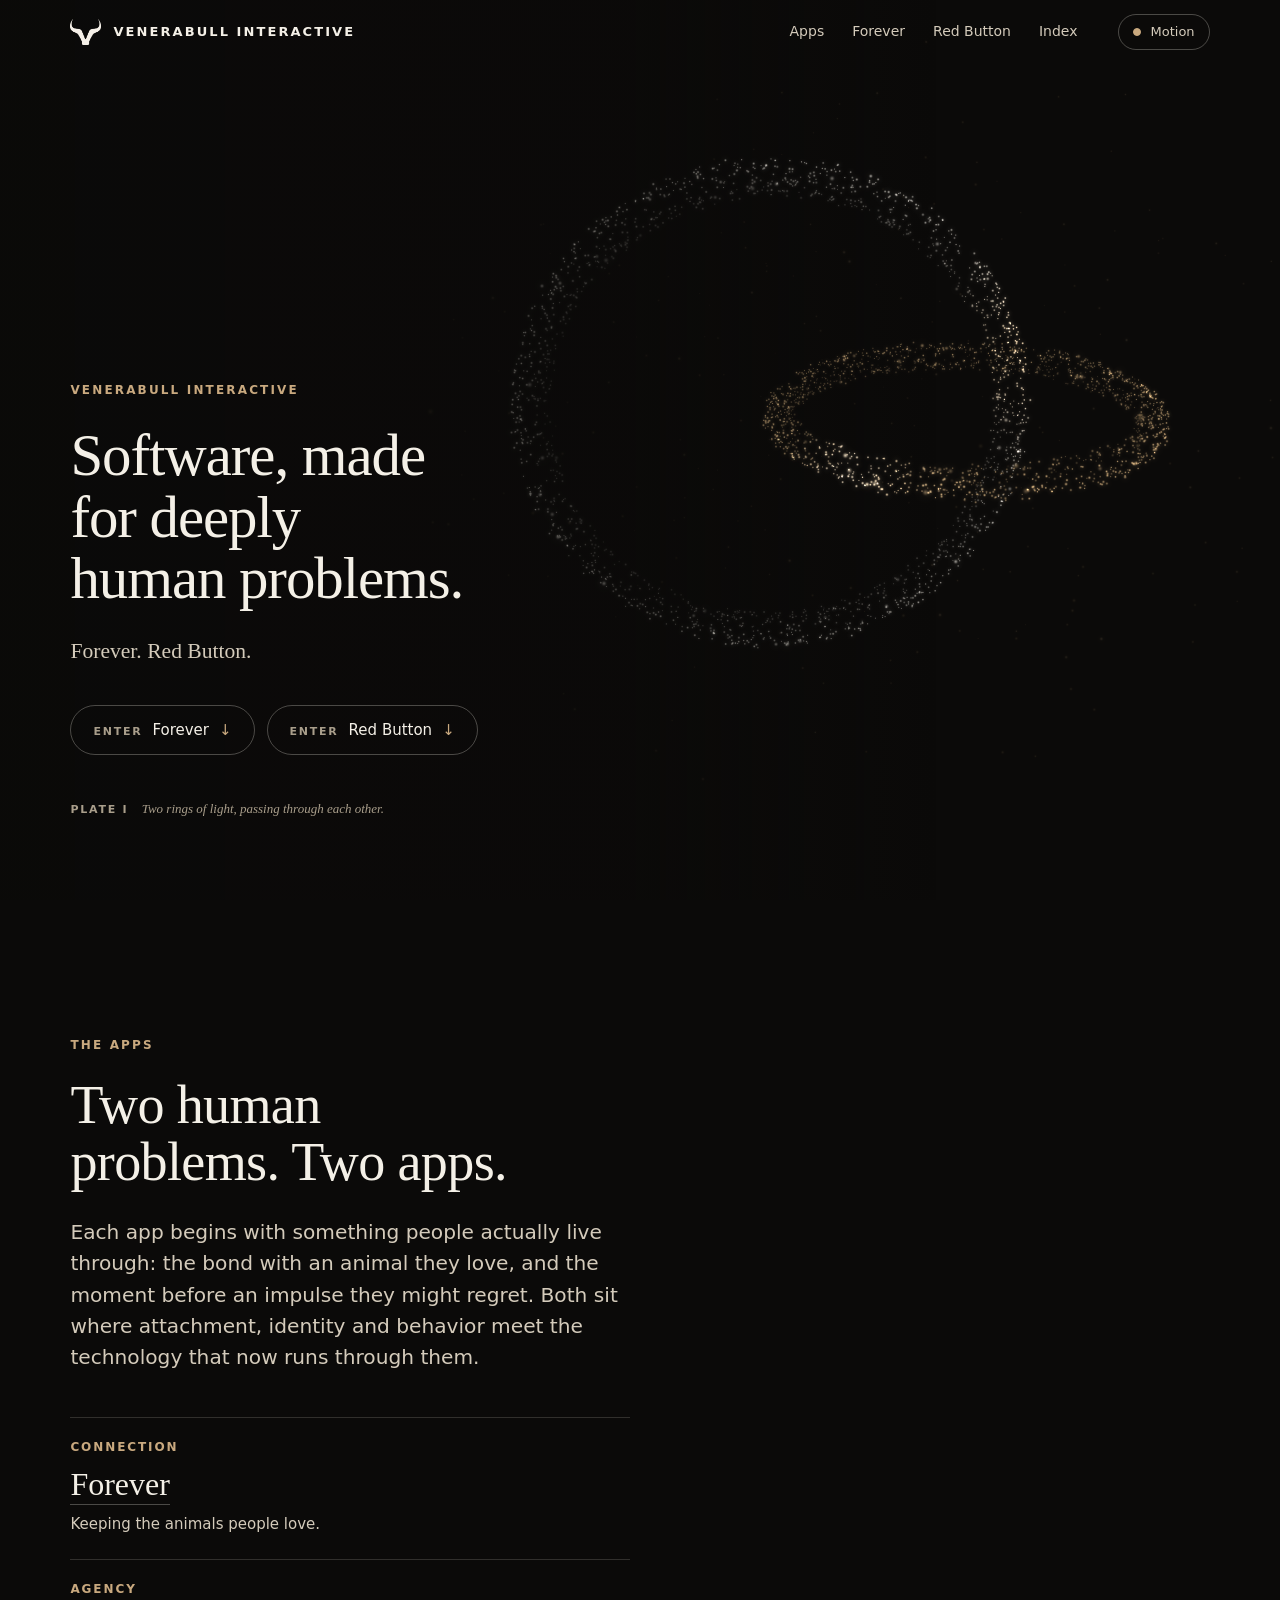
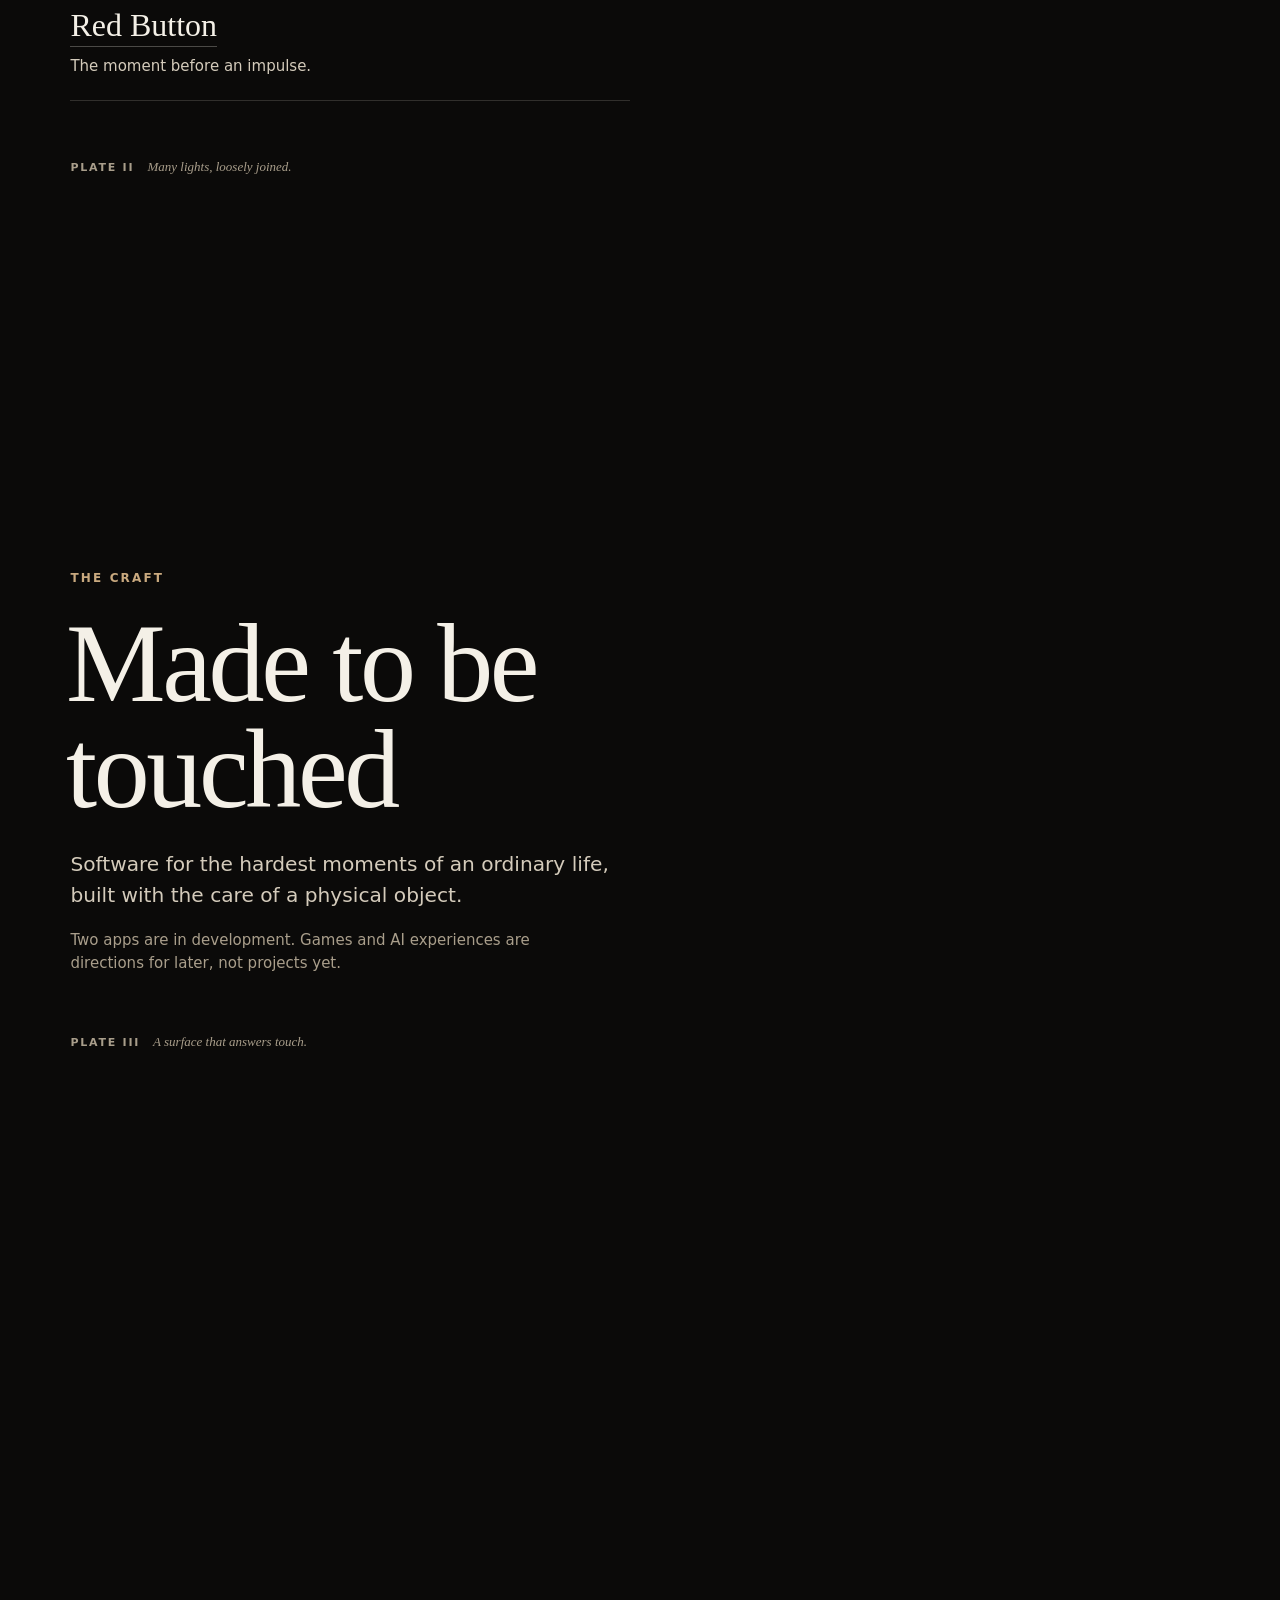
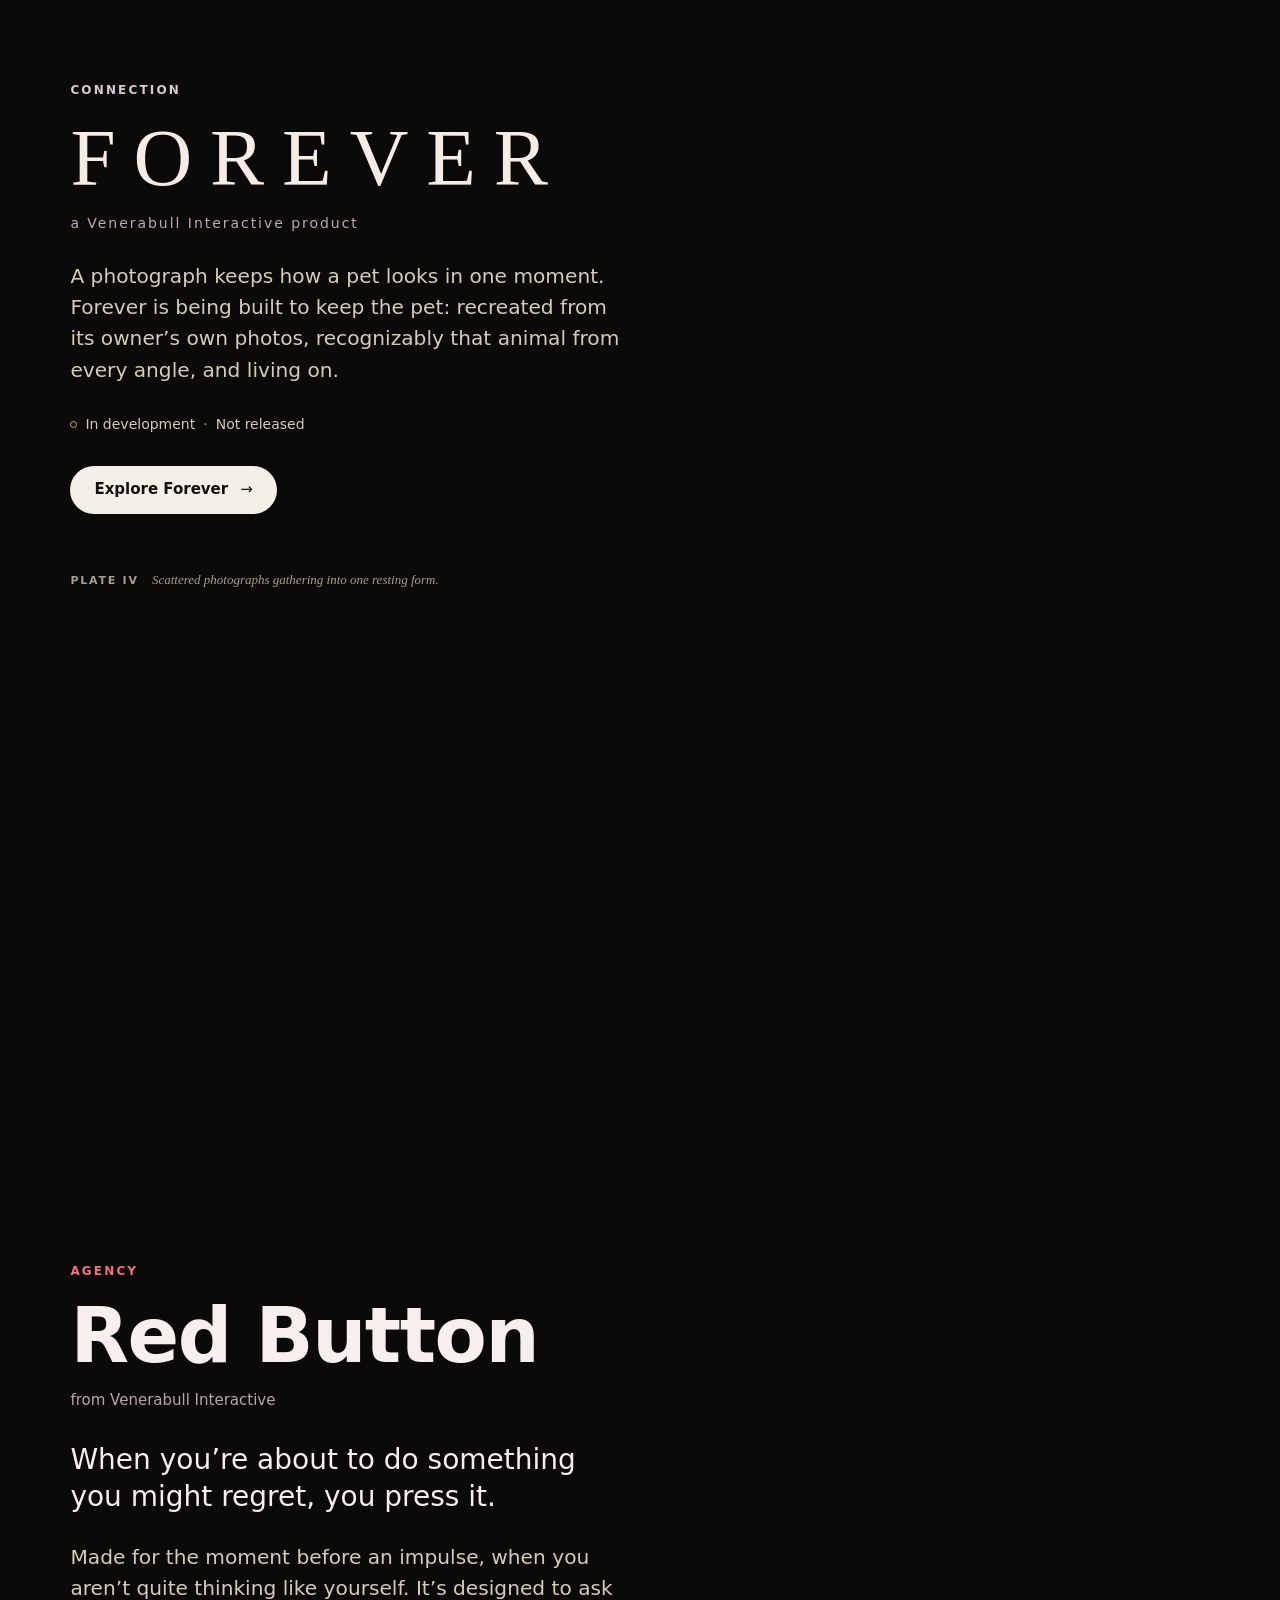
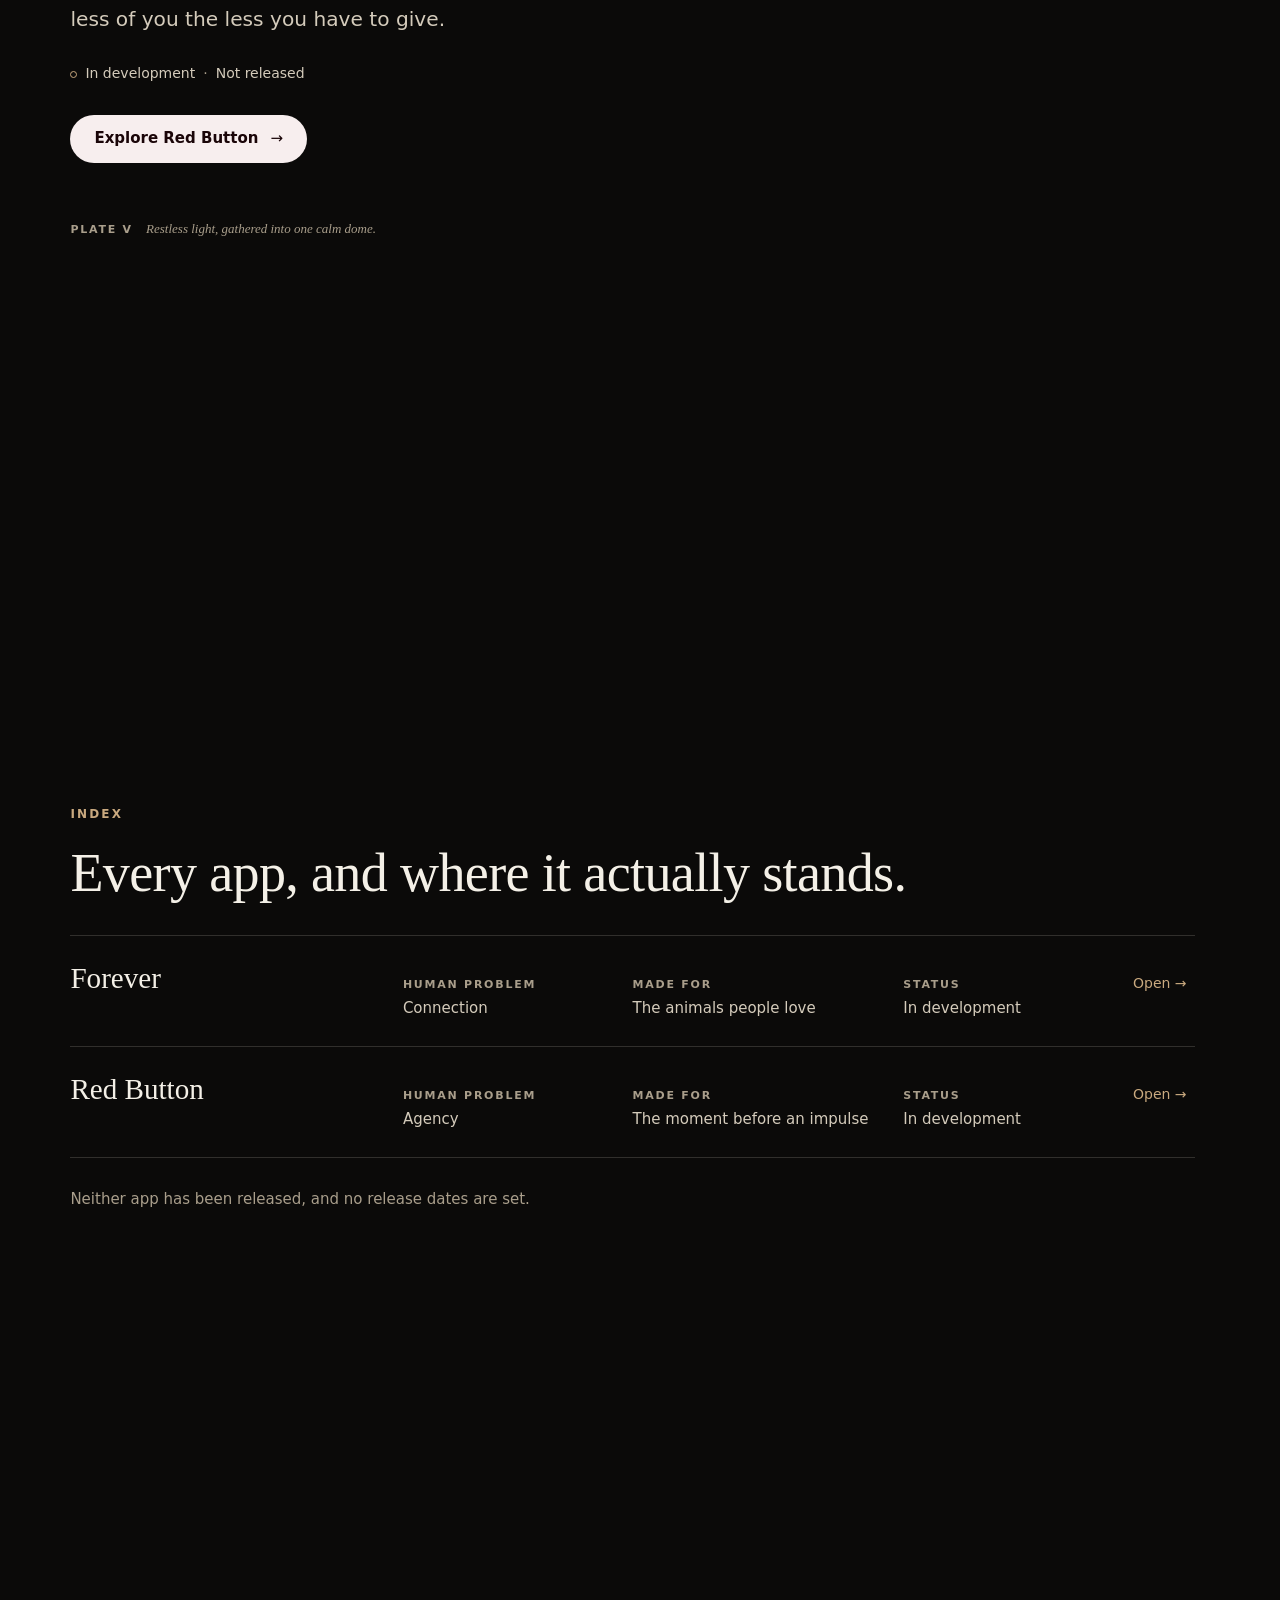
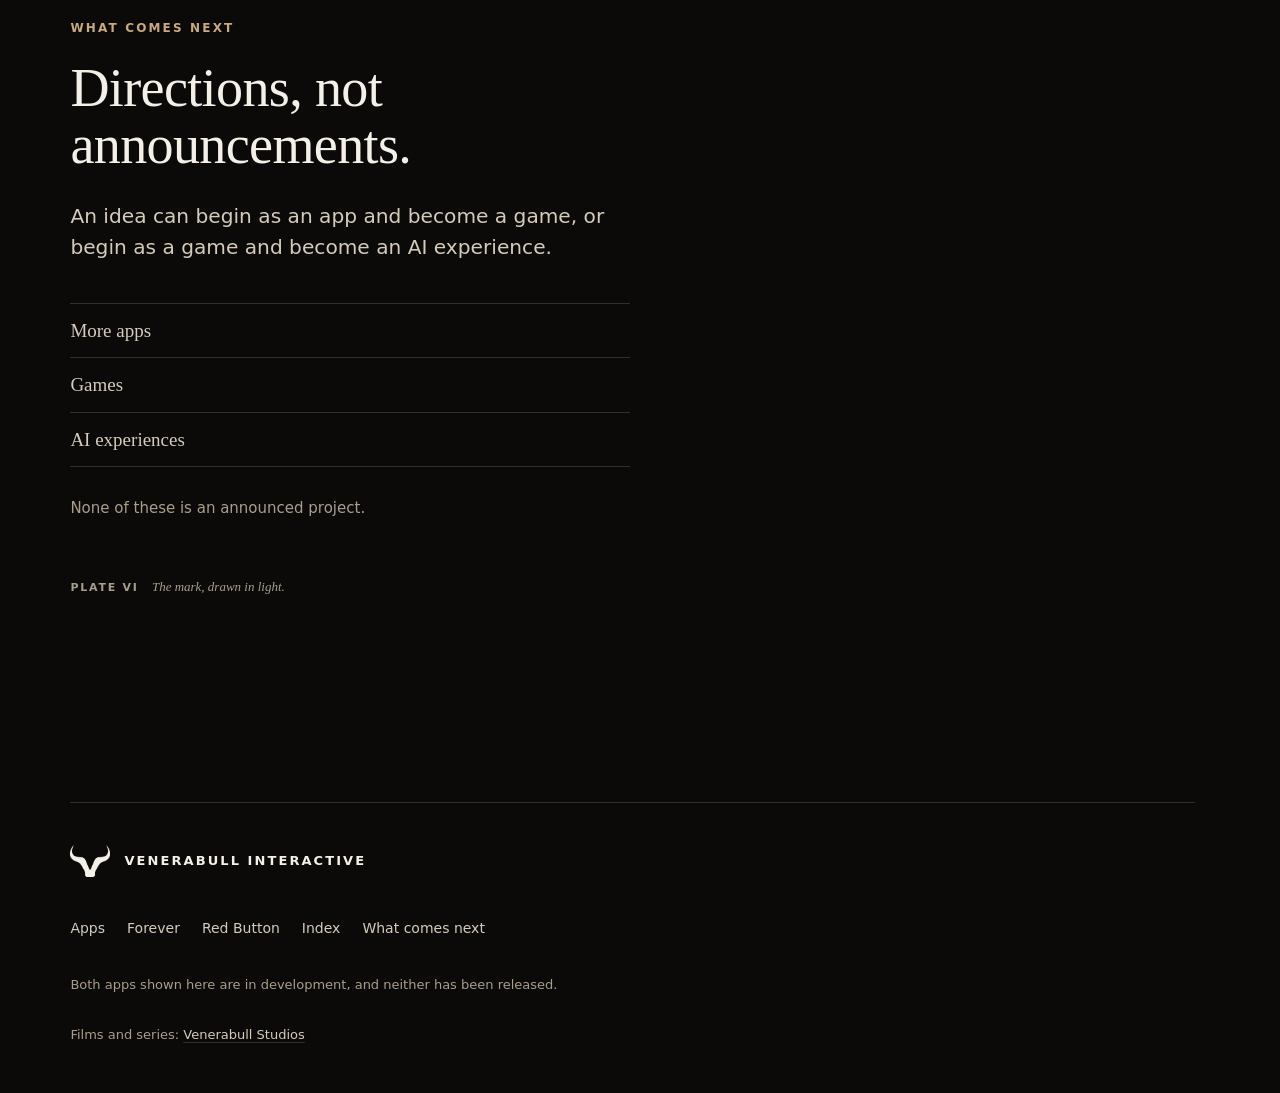
<file: index.html>
<!doctype html>
<html lang="en-US">
<head>
<meta charset="utf-8">
<meta name="viewport" content="width=device-width, initial-scale=1, viewport-fit=cover">
<meta name="color-scheme" content="dark">
<meta http-equiv="Content-Security-Policy" content="default-src 'self'; img-src 'self' data:; style-src 'self'; script-src 'self'; font-src 'none'; connect-src 'none'; media-src 'none'; object-src 'none'; frame-src 'none'; base-uri 'none'; form-action 'none'">
<meta name="description" content="Software, made for deeply human problems. Forever and Red Button, in development.">
<title>Venerabull Interactive</title>
<link rel="canonical" href="https://venerabullinteractive.com/">
<link rel="icon" href="favicon.ico" sizes="16x16 32x32 48x48">
<link rel="icon" type="image/png" sizes="192x192" href="assets/icon-192.png">
<link rel="apple-touch-icon" href="apple-touch-icon.png">
<link rel="stylesheet" href="styles.css">
<script src="js/site.js" defer></script>
<script src="js/stage.js" defer></script>
</head>
<body>
<a class="skip" href="#main">Skip to content</a>

<canvas id="stage" class="stage" aria-hidden="true"></canvas>
<div class="scrim" aria-hidden="true"></div>

<header class="mast" id="mast">
  <a class="brand" href="#top">
    <img class="brand__mark" src="assets/venerabull-mark-cream.png" alt="" width="31" height="25">
    <span class="brand__name">Venerabull Interactive</span>
  </a>
  <button class="menu-btn" id="menu-btn" type="button" aria-expanded="false" aria-controls="primary-nav">Menu</button>
  <nav class="nav" id="primary-nav" aria-label="Primary">
    <ul class="nav__list">
      <li><a class="nav__link" href="#studio" data-nav="studio">Apps</a></li>
      <li><a class="nav__link" href="#forever" data-nav="forever">Forever</a></li>
      <li><a class="nav__link" href="#red-button" data-nav="red-button">Red Button</a></li>
      <li><a class="nav__link" href="#index" data-nav="index">Index</a></li>
    </ul>
  </nav>
  <button class="motion-btn" id="motion-btn" type="button" aria-pressed="true">
    <span class="motion-btn__dot" aria-hidden="true"></span>Motion
  </button>
</header>

<main id="main" tabindex="-1">

  <section class="sec sec--opening" id="top" data-stage="two" aria-labelledby="h-opening">
    <div class="sheet opening">
      <p class="eyebrow">Venerabull Interactive</p>
      <h1 class="display" id="h-opening"><span class="display__l">Software, made</span> <span class="display__l">for deeply</span> <span class="display__l">human problems.</span></h1>
      <p class="opening__works">Forever. Red Button.</p>
      <nav class="doors" aria-label="Enter an app">
        <a class="door" href="#forever"><span class="door__k">Enter</span><span class="door__v">Forever</span><span class="door__a" aria-hidden="true">↓</span></a>
        <a class="door" href="#red-button"><span class="door__k">Enter</span><span class="door__v">Red Button</span><span class="door__a" aria-hidden="true">↓</span></a>
      </nav>
      <p class="plate"><span class="plate__n">Plate I</span> Two rings of light, passing through each other.</p>
    </div>
  </section>

  <section class="sec sec--studio" id="studio" data-stage="many" data-nav-section="studio" aria-labelledby="h-studio">
    <div class="sheet">
      <p class="eyebrow">The apps</p>
      <h2 class="title" id="h-studio">Two human problems. Two&nbsp;apps.</h2>
      <p class="lede">Each app begins with something people actually live through: the bond with an animal they love, and the moment before an impulse they might regret. Both sit where attachment, identity and behavior meet the technology that now runs through them.</p>
      <ol class="triad" aria-label="Two human problems, two apps">
        <li class="triad__item">
          <span class="triad__k">Connection</span>
          <a class="triad__p" href="#forever">Forever</a>
          <span class="triad__s">Keeping the animals people love.</span>
        </li>
        <li class="triad__item">
          <span class="triad__k">Agency</span>
          <a class="triad__p" href="#red-button">Red Button</a>
          <span class="triad__s">The moment before an impulse.</span>
        </li>
      </ol>
      <p class="plate"><span class="plate__n">Plate II</span> Many lights, loosely joined.</p>
    </div>
  </section>

  <section class="sec sec--world sec--interactive" id="interactive" data-stage="touch" data-nav-section="studio" aria-labelledby="h-interactive">
    <div class="sheet">
      <p class="eyebrow">The craft</p>
      <h2 class="world-title" id="h-interactive"><span class="world-title__l">Made to be</span> <span class="world-title__l">touched</span></h2>
      <p class="lede">Software for the hardest moments of an ordinary life, built with the care of a physical object.</p>
      <p class="fact">Two apps are in development. Games and AI experiences are directions for later, not projects yet.</p>
      <p class="plate"><span class="plate__n">Plate III</span> A surface that answers touch.</p>
    </div>
  </section>

  <article class="sec sec--project project project--forever" id="forever" data-stage="forever" data-nav-section="forever" aria-labelledby="h-forever">
    <div class="sheet">
      <p class="problem">Connection</p>
      <h2 class="wm wm--forever" id="h-forever">Forever</h2>
      <p class="endorse">a Venerabull Interactive&nbsp;product</p>
      <p class="lede">A photograph keeps how a pet looks in one moment. Forever is being built to keep the pet: recreated from its owner’s own photos, recognizably that animal from every angle, and living on.</p>
      <p class="status"><span class="status__dot" aria-hidden="true"></span>In development <span class="status__sep" aria-hidden="true">·</span> Not released</p>
      <a class="explore" href="#work-forever" data-open="forever" aria-haspopup="dialog">Explore Forever</a>
      <p class="plate"><span class="plate__n">Plate IV</span> Scattered photographs gathering into one resting form.</p>
    </div>
  </article>

  <article class="sec sec--project project project--red" id="red-button" data-stage="red" data-nav-section="red-button" aria-labelledby="h-red">
    <div class="sheet">
      <p class="problem">Agency</p>
      <h2 class="wm wm--red" id="h-red">Red Button</h2>
      <p class="endorse">from Venerabull Interactive</p>
      <p class="pull">When you’re about to do something you might regret, you press it.</p>
      <p class="lede">Made for the moment before an impulse, when you aren’t quite thinking like yourself. It’s designed to ask less of you the less you have to give.</p>
      <p class="status"><span class="status__dot" aria-hidden="true"></span>In development <span class="status__sep" aria-hidden="true">·</span> Not released</p>
      <a class="explore" href="#work-red-button" data-open="red-button" aria-haspopup="dialog">Explore Red Button</a>
      <p class="plate"><span class="plate__n">Plate V</span> Restless light, gathered into one calm dome.</p>
    </div>
  </article>

  <section class="sec sec--index" id="index" data-stage="quiet" data-nav-section="index" aria-labelledby="h-index">
    <div class="sheet sheet--wide">
      <p class="eyebrow">Index</p>
      <h2 class="title" id="h-index">Every app, and where it actually&nbsp;stands.</h2>
      <ul class="rows" id="rows">
        <li class="row">
          <a class="row__link" href="#work-forever" data-open="forever" aria-haspopup="dialog">
            <span class="row__name">Forever</span>
            <span class="row__cell"><span class="row__label">Human problem</span>Connection</span>
            <span class="row__cell"><span class="row__label">Made for</span>The animals people love</span>
            <span class="row__cell"><span class="row__label">Status</span>In development</span>
            <span class="row__open" aria-hidden="true">Open</span>
          </a>
        </li>
        <li class="row">
          <a class="row__link" href="#work-red-button" data-open="red-button" aria-haspopup="dialog">
            <span class="row__name">Red Button</span>
            <span class="row__cell"><span class="row__label">Human problem</span>Agency</span>
            <span class="row__cell"><span class="row__label">Made for</span>The moment before an impulse</span>
            <span class="row__cell"><span class="row__label">Status</span>In development</span>
            <span class="row__open" aria-hidden="true">Open</span>
          </a>
        </li>
      </ul>
      <p class="note">Neither app has been released, and no release dates are set.</p>
    </div>
  </section>

  <section class="sec sec--directions" id="directions" data-stage="mark" aria-labelledby="h-directions">
    <div class="sheet">
      <p class="eyebrow">What comes next</p>
      <h2 class="title" id="h-directions">Directions, not announcements.</h2>
      <p class="lede">An idea can begin as an app and become a game, or begin as a game and become an AI experience.</p>
      <ul class="dirs">
        <li>More apps</li>
        <li>Games</li>
        <li>AI experiences</li>
      </ul>
      <p class="note">None of these is an announced project.</p>
      <p class="plate"><span class="plate__n">Plate VI</span> The mark, drawn in light.</p>
    </div>
  </section>

  <section class="files" id="files" aria-labelledby="h-files">
    <h2 class="title" id="h-files">App files</h2>

    <article class="file" id="work-forever" data-project="forever" data-brand="forever" aria-labelledby="t-forever">
      <header class="file__head">
        <p class="file__problem">Connection</p>
        <h3 class="file__title wm wm--forever" id="t-forever">Forever</h3>
        <p class="file__endorse">a Venerabull Interactive&nbsp;product</p>
      </header>
      <p class="file__lede">People form some of their deepest attachments with animals, and a photograph can only keep one moment of them. Forever is being built to keep the animal itself.</p>
      <dl class="facts">
        <div><dt>The aim</dt><dd>To recreate a person’s own pet from their own photos: not a breed, not a likeness of a breed, but that animal, with its identity holding steady across every view, in movement and through later corrections.</dd></div>
        <div><dt>Where it stands</dt><dd>In development. Current work is on likeness. Not released, and no release date&nbsp;is&nbsp;set.</dd></div>
        <div><dt>Brand</dt><dd>Forever, a Venerabull Interactive product</dd></div>
      </dl>
    </article>

    <article class="file" id="work-red-button" data-project="red-button" data-brand="red" aria-labelledby="t-red">
      <header class="file__head">
        <p class="file__problem">Agency</p>
        <h3 class="file__title wm wm--red" id="t-red">Red Button</h3>
        <p class="file__endorse">from Venerabull Interactive</p>
      </header>
      <p class="file__lede">When you’re about to do something you might regret, you press it.</p>
      <dl class="facts">
        <div><dt>The idea</dt><dd>One luminous button for the moment before an impulse, when you aren’t quite thinking like yourself. It’s designed to ask less of you the less you have to give: almost nothing to read, type or decide while it’s in use.</dd></div>
        <div><dt>Where it stands</dt><dd>In development as a native app, being built for iPhone first. Not released, and no release date&nbsp;is&nbsp;set.</dd></div>
        <div><dt>Brand</dt><dd>Red Button, from Venerabull Interactive</dd></div>
      </dl>
    </article>
  </section>
</main>

<footer class="foot" data-stage-extend="mark">
  <div class="foot__inner">
    <a class="foot__brand" href="#top">
      <img src="assets/venerabull-mark-cream.png" alt="" width="40" height="32">
      <span>Venerabull Interactive</span>
    </a>
    <nav aria-label="Footer">
      <ul class="foot__nav">
        <li><a href="#studio">Apps</a></li>
        <li><a href="#forever">Forever</a></li>
        <li><a href="#red-button">Red Button</a></li>
        <li><a href="#index">Index</a></li>
        <li><a href="#directions">What comes next</a></li>
      </ul>
    </nav>
    <p class="foot__note">Both apps shown here are in development, and neither has been released.</p>
    <p class="foot__note foot__family">Films and series: <a href="https://venerabullstudios.com/">Venerabull Studios</a></p>
  </div>
</footer>

<dialog class="dlg" id="project-dialog" aria-labelledby="dlg-title">
  <button class="dlg__close" id="dlg-close" type="button" aria-label="Close app file">
    <span aria-hidden="true">×</span>
  </button>
  <div class="dlg__panel" id="dlg-panel">
    <div class="dlg__body" id="dlg-body"></div>
    <nav class="dlg__nav" aria-label="More apps">
      <button class="dlg__step" id="dlg-prev" type="button"><span class="dlg__step-k">Previous</span> <span class="dlg__step-v" id="dlg-prev-name"></span></button>
      <button class="dlg__step dlg__step--next" id="dlg-next" type="button"><span class="dlg__step-k">Next</span> <span class="dlg__step-v" id="dlg-next-name"></span></button>
    </nav>
    <p class="visually-hidden" id="dlg-live" aria-live="polite"></p>
  </div>
</dialog>
</body>
</html>
</file>
<file: styles.css>
/* Venerabull Interactive.
   One system (warm black, cream, bronze light, a serif for editorial display), with each app in its own register:
   Forever's white space and night, and Red Button's ruby on black in a rounded sans. Motion lives in the light and
   in the transitions between worlds; text never moves on its own. */

:root {
  --g: 11, 10, 9;                 /* the current ground, set by the stage script as "r, g, b" */
  --ground: rgb(var(--g));
  --ink: #f4f0e7;                 /* Venerabull cream */
  --ink-2: #d4cbbb;
  --ink-3: #a99e8b;
  --bronze: #8e7557;
  --bronze-l: #c9a97f;
  --hair: rgba(244, 240, 231, 0.16);
  --hair-2: rgba(244, 240, 231, 0.28);
  --focus: #f2d3a2;

  --serif: ui-serif, "New York", "Iowan Old Style", "Apple Garamond", Baskerville, Georgia, "Times New Roman", serif;
  --sans: -apple-system, BlinkMacSystemFont, "SF Pro Text", system-ui, "Helvetica Neue", Arial, sans-serif;
  --rounded: ui-rounded, "SF Pro Rounded", -apple-system, BlinkMacSystemFont, system-ui, "Helvetica Neue", Arial, sans-serif;

  --gutter: max(16px, env(safe-area-inset-left), 5.5vw);
  --mast-h: 64px;
  --col: 35rem;
  --scrim: 0.5;

  color-scheme: dark;
  /* The page's own ground follows the current world. Wherever the light's canvas doesn't reach (under a phone
     browser's floating toolbar, and past either end of the page) the ground is the world's, never a fixed black. */
  background: rgb(var(--g));
  scrollbar-gutter: stable;
  -webkit-text-size-adjust: 100%;
  text-size-adjust: 100%;
}

html { scroll-behavior: smooth; }
html.still { scroll-behavior: auto; }
/* A control brought into view by the keyboard stops clear of the fixed masthead. */
a, button { scroll-margin-top: calc(var(--mast-h) + env(safe-area-inset-top) + 12px); scroll-margin-bottom: 12px; }

*, *::before, *::after { box-sizing: border-box; }

body {
  margin: 0;
  background: rgb(var(--g));
  color: var(--ink);
  font-family: var(--sans);
  font-size: 1.0625rem;
  line-height: 1.55;
  -webkit-font-smoothing: antialiased;
  -moz-osx-font-smoothing: grayscale;
  overflow-x: clip;
}

img { display: block; max-width: 100%; height: auto; }
a { color: inherit; }
p { margin: 0; }
h1, h2, h3 { margin: 0; font-weight: 400; }
ul, ol { margin: 0; padding: 0; list-style: none; }
button { font: inherit; color: inherit; }

:focus { outline: none; }
:focus-visible {
  outline: 2px solid var(--focus);
  outline-offset: 4px;
  border-radius: 2px;
}

.visually-hidden {
  position: absolute !important;
  width: 1px; height: 1px;
  margin: -1px; padding: 0; border: 0;
  overflow: hidden;
  clip: rect(0 0 0 0);
  clip-path: inset(50%);
  white-space: nowrap;
}

.skip {
  position: fixed;
  top: 12px; left: 12px;
  z-index: 100;
  padding: 10px 16px;
  background: var(--ink);
  color: #0b0a09;
  font-weight: 600;
  text-decoration: none;
  border-radius: 999px;
  transform: translateY(-160%);
}
.skip:focus, .skip:focus-visible { transform: none; outline-color: #0b0a09; }

/* ---------- The stage: the canvas and its scrim are fixed behind the content. ---------- */

/* The canvas draws its own opaque ground, so it carries no background colour of its own: Mobile Safari reads a fixed
   element's background colour where it meets the bottom of the window, then paints its toolbar's whole band in that
   one colour and stops the page above it. Without one, the page runs on under the glass toolbar, in the ground of
   the world in view (the root's background, above). */
.stage {
  position: fixed;
  inset: 0;
  width: 100%;
  height: 100%;
  z-index: 0;
  display: block;
}

.scrim {
  position: fixed;
  inset: 0;
  z-index: 1;
  pointer-events: none;
  opacity: var(--scrim);
  /* The veil follows the text column: nearly solid to the column's right edge, then gone over the next quarter of
     the window, so wherever the light reaches behind the text the text keeps its contrast. */
  --col-end: calc(var(--gutter) + var(--col));
  background: linear-gradient(90deg,
    rgba(var(--g), 0.94) 0,
    rgba(var(--g), 0.86) var(--col-end),
    rgba(var(--g), 0.35) calc(var(--col-end) + 12vw),
    rgba(var(--g), 0) calc(var(--col-end) + 24vw));
}

/* ---------- Masthead ---------- */

.mast {
  position: fixed;
  top: 0; left: 0; right: 0;
  z-index: 20;
  height: var(--mast-h);
  display: flex;
  align-items: center;
  gap: 28px;
  padding: 0 var(--gutter);
  padding-top: env(safe-area-inset-top);
  box-sizing: content-box;
  border-bottom: 1px solid transparent;
  transition: background-color 0.4s ease, border-color 0.4s ease;
}
.mast.is-scrolled {
  background: rgba(var(--g), 0.82);
  -webkit-backdrop-filter: saturate(1.1) blur(18px);
  backdrop-filter: saturate(1.1) blur(18px);
  border-bottom-color: var(--hair);
}

.brand {
  display: inline-flex;
  align-items: center;
  gap: 12px;
  text-decoration: none;
  margin-right: auto;
  min-height: 44px;
}
.brand__mark { width: 31px; height: auto; transition: opacity 0.25s ease; }
.brand__name {
  font-family: var(--sans);
  font-size: 0.8125rem;
  font-weight: 600;
  letter-spacing: 0.16em;
  text-transform: uppercase;
}

.nav__list { display: flex; gap: 4px; }
.nav__link {
  position: relative;
  display: inline-flex;
  align-items: center;
  min-height: 44px;
  padding: 0 12px;
  font-size: 0.875rem;
  color: var(--ink-2);
  text-decoration: none;
  border-radius: 999px;
  transition: color 0.25s ease;
}
.nav__link[aria-current="true"] { color: var(--ink); }
/* The current world's dot sits in the link's own right padding, so marking it never moves a link. */
.nav__link[aria-current="true"]::after {
  content: "";
  position: absolute;
  right: 3px;
  top: calc(50% - 2px);
  width: 4px; height: 4px;
  border-radius: 50%;
  background: var(--bronze-l);
}

.motion-btn {
  display: inline-flex;
  align-items: center;
  gap: 10px;
  min-height: 36px;
  padding: 0 14px;
  border: 1px solid var(--hair-2);
  border-radius: 999px;
  background: transparent;
  color: var(--ink-2);
  font-size: 0.8125rem;
  cursor: pointer;
}
.motion-btn__dot {
  width: 8px; height: 8px;
  border-radius: 50%;
  border: 1px solid var(--ink-2);
  background: transparent;
}
.motion-btn[aria-pressed="true"] .motion-btn__dot { background: var(--bronze-l); border-color: var(--bronze-l); }

.menu-btn {
  display: none;
  min-height: 44px;
  padding: 0 14px;
  border: 1px solid var(--hair-2);
  border-radius: 999px;
  background: transparent;
  font-size: 0.875rem;
  cursor: pointer;
}

/* ---------- Sections ---------- */

main { position: relative; z-index: 2; }
main:focus { outline: none; }

.sec {
  position: relative;
  min-height: 100vh;
  min-height: 100svh;
  display: flex;
  align-items: center;
  padding: calc(var(--mast-h) + 72px) var(--gutter) 96px;
  scroll-margin-top: 0;
}
.sec--project { min-height: 135vh; min-height: 135svh; }
.sec--world { min-height: 115vh; min-height: 115svh; }

.sheet { width: 100%; max-width: var(--col); }
.sheet--wide { max-width: 72rem; }

.eyebrow, .problem, .endorse, .file__problem, .file__endorse {
  font-family: var(--sans);
  font-size: 0.75rem;
  font-weight: 600;
  letter-spacing: 0.18em;
  text-transform: uppercase;
  color: var(--bronze-l);
}
.eyebrow { margin-bottom: 22px; }

.display {
  font-family: var(--serif);
  /* The headline is three phrases, each on its own line: "Software, made / for deeply / human problems." The
     longest phrase is about 7.6em, about a third of the window at desktop widths. */
  font-size: clamp(2.35rem, 4.6vw, 4.6rem);
  line-height: 1.04;
  letter-spacing: -0.018em;
  text-wrap: balance;
}
/* Each phrase is a line where it fits. Every space in the headline is an ordinary one, so a phrase that doesn't
   fit (a narrower window, or a wider typeface) wraps inside itself instead of running past its box. */
.display__l { display: block; }

.title {
  font-family: var(--serif);
  font-size: clamp(2rem, 1.3rem + 2.6vw, 3.6rem);
  line-height: 1.06;
  letter-spacing: -0.012em;
  text-wrap: balance;
}

.world-title {
  font-family: var(--serif);
  font-size: clamp(3.1rem, 1.4rem + 7vw, 8.25rem);
  line-height: 0.95;
  letter-spacing: -0.03em;
  margin-left: -0.04em;
}
/* Two phrases, two lines: "Made to be / touched", never a word left alone between them. */
.world-title__l { display: block; }
@media (min-width: 761px) { .world-title__l { white-space: nowrap; } }

.lede {
  margin-top: 26px;
  font-size: clamp(1.0625rem, 0.98rem + 0.35vw, 1.3125rem);
  line-height: 1.55;
  color: var(--ink-2);
  max-width: 32em;
  text-wrap: pretty;
}
.fact {
  margin-top: 18px;
  font-size: 0.9375rem;
  color: var(--ink-3);
  max-width: 34em;
}
.note {
  margin-top: 30px;
  font-size: 0.9375rem;
  color: var(--ink-3);
}

.plate {
  margin-top: 56px;
  font-size: 0.8125rem;
  color: var(--ink-3);
  font-style: italic;
  font-family: var(--serif);
  text-wrap: pretty;
}
.plate__n {
  font-family: var(--sans);
  font-style: normal;
  font-size: 0.6875rem;
  font-weight: 600;
  letter-spacing: 0.16em;
  text-transform: uppercase;
  margin-right: 10px;
  color: var(--ink-3);
}

/* Opening */
.sec--opening { align-items: flex-end; padding-bottom: clamp(48px, 9vh, 112px); }
.opening .eyebrow { margin-bottom: 26px; }
/* Wide enough for the headline's longest phrase (about 35vw at 4.6vw), with room to spare. */
.opening { max-width: min(56vw, 52rem); }
.opening__works {
  margin-top: 26px;
  font-family: var(--serif);
  font-size: clamp(1.0625rem, 0.95rem + 0.5vw, 1.375rem);
  color: var(--ink-2);
}
.doors { display: flex; flex-wrap: wrap; gap: 12px; margin-top: 36px; }
.door {
  display: inline-flex;
  align-items: baseline;
  gap: 10px;
  min-height: 48px;
  padding: 13px 22px 12px;
  border: 1px solid var(--hair-2);
  border-radius: 999px;
  text-decoration: none;
  font-size: 0.9375rem;
  transition: border-color 0.25s ease, background-color 0.25s ease;
}
.door__k { font-size: 0.6875rem; letter-spacing: 0.16em; text-transform: uppercase; color: var(--ink-3); font-weight: 600; }
.door__a { color: var(--bronze-l); }
.sec--opening .plate { margin-top: 44px; }

/* Studio triad */
.triad { margin-top: 44px; border-top: 1px solid var(--hair); }
.triad__item {
  display: grid;
  grid-template-columns: 1fr;
  grid-template-areas: "k" "p" "s";
  gap: 4px;
  padding: 20px 0 22px;
  border-bottom: 1px solid var(--hair);
}
.triad__k { grid-area: k; font-size: 0.75rem; font-weight: 600; letter-spacing: 0.16em; text-transform: uppercase; color: var(--bronze-l); }
.triad__p {
  grid-area: p;
  justify-self: start;
  font-family: var(--serif);
  font-size: clamp(1.5rem, 1.2rem + 1vw, 2rem);
  line-height: 1.2;
  text-decoration: none;
  background-image: linear-gradient(var(--hair-2), var(--hair-2));
  background-size: 100% 1px;
  background-position: 0 100%;
  background-repeat: no-repeat;
  padding-bottom: 2px;
  margin-top: 4px;
}
.triad__s { grid-area: s; color: var(--ink-2); font-size: 0.9375rem; margin-top: 4px; }

/* Projects */
.project .problem { margin-bottom: 18px; }
.wm { line-height: 1; }
.endorse { margin-top: 14px; letter-spacing: 0.14em; text-transform: none; font-weight: 500; font-size: 0.875rem; color: var(--ink-3); }

.wm--forever {
  font-family: var(--serif);
  font-size: clamp(2.6rem, 1.4rem + 4.6vw, 5.5rem);
  letter-spacing: 0.22em;
  text-transform: uppercase;
  color: #f6ece6;
  margin-right: -0.22em;
}
.project--forever .problem { color: #d8c7d6; }
.project--forever .endorse { color: #b9aab5; }

/* Red Button's own type rules: a rounded sans, sentence case, no positive tracking. */
.wm--red {
  font-family: var(--rounded);
  font-weight: 600;
  font-size: clamp(2.5rem, 1.4rem + 4.2vw, 5rem);
  letter-spacing: -0.02em;
  color: #f7eeee;
}
.project--red .problem { color: #f2707f; }
.project--red .endorse { font-family: var(--rounded); letter-spacing: 0; color: #b8a5a7; font-size: 0.9375rem; }
.pull {
  margin-top: 30px;
  font-family: var(--rounded);
  font-weight: 500;
  font-size: clamp(1.3rem, 1.05rem + 0.9vw, 1.75rem);
  line-height: 1.32;
  color: #f7eeee;
  max-width: 22em;
}
.project--red .lede { font-family: var(--rounded); }

.status {
  display: flex;
  flex-wrap: wrap;
  align-items: center;
  gap: 8px;
  margin-top: 28px;
  font-size: 0.875rem;
  color: var(--ink-2);
}
.status__dot {
  width: 7px; height: 7px;
  border-radius: 50%;
  border: 1px solid var(--bronze-l);
  background: transparent;
}
.status__sep { color: var(--ink-3); }

.explore {
  display: inline-flex;
  align-items: center;
  gap: 12px;
  margin-top: 30px;
  min-height: 48px;
  padding: 0 24px;
  border-radius: 999px;
  background: var(--ink);
  color: #14110e;
  font-size: 0.9375rem;
  font-weight: 600;
  text-decoration: none;
  width: fit-content;
  transition: background-color 0.25s ease, box-shadow 0.25s ease;
}
/* The arrow is drawn, not read: the link's name is "Explore Forever". */
.explore::after { content: "→"; content: "→" / ""; font-weight: 400; }
.project--red .explore { font-family: var(--rounded); background: #f7eeee; color: #1a0508; }

/* Index: two rows, centred in their world like every other section, while the light rests. */
.sec--index { align-items: center; }
.rows { margin-top: 32px; border-top: 1px solid var(--hair); }
.row__link {
  display: grid;
  grid-template-columns: minmax(14rem, 1.5fr) 1fr 1.2fr 1fr auto;
  align-items: baseline;
  gap: 24px;
  padding: 26px 8px 26px 0;
  border-bottom: 1px solid var(--hair);
  text-decoration: none;
  transition: background-color 0.25s ease;
}
.row__name { font-family: var(--serif); font-size: clamp(1.4rem, 1.1rem + 0.9vw, 1.9rem); line-height: 1.15; }
.row__cell { color: var(--ink-2); font-size: 0.9375rem; text-wrap: pretty; }
.row__label {
  display: block;
  font-size: 0.6875rem;
  font-weight: 600;
  letter-spacing: 0.16em;
  text-transform: uppercase;
  color: var(--ink-3);
  margin-bottom: 4px;
  white-space: nowrap;
}
.row__open { font-size: 0.875rem; color: var(--bronze-l); }
.row__open::after { content: " →"; }

/* Directions */
.dirs { margin-top: 40px; border-top: 1px solid var(--hair); }
.dirs li {
  padding: 12px 0;
  border-bottom: 1px solid var(--hair);
  font-family: var(--serif);
  font-size: 1.1875rem;
  color: var(--ink-2);
}

/* Project files: visible without scripts; hidden when they open as dialogs. */
.files { position: relative; padding: 96px var(--gutter); max-width: 60rem; }
.files[hidden] { display: none; }
.file { margin-top: 56px; padding-top: 32px; border-top: 1px solid var(--hair); }

.file__head { margin-bottom: 22px; }
.file__title { margin-top: 12px; }
.file__endorse { margin-top: 12px; text-transform: none; letter-spacing: 0.08em; font-weight: 500; font-size: 0.875rem; }
.file__lede { font-size: 1.1875rem; line-height: 1.55; max-width: 34em; }
.facts { margin: 30px 0 0; border-top: 1px solid var(--hair); }
.facts > div {
  display: grid;
  grid-template-columns: 11rem 1fr;
  gap: 20px;
  padding: 16px 0;
  border-bottom: 1px solid var(--hair);
}
.facts dt { font-size: 0.75rem; font-weight: 600; letter-spacing: 0.14em; text-transform: uppercase; color: var(--ink-3); padding-top: 3px; }
.facts dd { margin: 0; color: var(--ink-2); text-wrap: pretty; }

/* ---------- The not-found page: the same ground and type, no light, nothing that moves ---------- */

.page-lost .mast { position: absolute; }
.sec--lost .doors { margin-top: 12px; }
/* The way home sits with the two doors below it: the same height, text inset and gap as theirs. */
.sec--lost .explore { margin-top: 36px; min-height: 0; padding: 13px 22px 12px; border: 1px solid transparent; }

/* ---------- Footer ---------- */

.foot { position: relative; z-index: 2; padding: 64px var(--gutter) calc(48px + env(safe-area-inset-bottom)); }
.foot__inner { border-top: 1px solid var(--hair); padding-top: 36px; display: grid; gap: 24px; }
.foot__brand { display: inline-flex; align-items: center; gap: 14px; text-decoration: none; min-height: 44px; width: fit-content; }
.foot__brand img { width: 40px; transition: opacity 0.25s ease; }
.foot__brand span { font-size: 0.8125rem; font-weight: 600; letter-spacing: 0.16em; text-transform: uppercase; }
.foot__nav { display: flex; flex-wrap: wrap; gap: 4px 22px; }
.foot__nav a { display: inline-flex; align-items: center; min-height: 44px; color: var(--ink-2); font-size: 0.875rem; text-decoration: none; }
.foot__note { font-size: 0.8125rem; color: var(--ink-3); max-width: 40em; }
.foot__family { margin-top: 6px; }
.foot__family a { color: var(--ink-2); text-decoration: underline; text-decoration-color: var(--hair); text-underline-offset: 3px; }

/* ---------- The project dialog ---------- */

.dlg {
  width: min(960px, calc(100vw - 32px));
  max-width: none;
  max-height: min(88vh, 900px);
  padding: 0;
  border: 0;
  border-radius: 22px;
  background: transparent;
  color: var(--ink);
  overflow: visible;
}
.dlg::backdrop { background: rgba(4, 3, 3, 0.8); }
html.dlg-open { overflow: hidden; }

.dlg__panel {
  position: relative;
  max-height: min(88vh, 900px);
  overflow-y: auto;
  overscroll-behavior: contain;
  border-radius: 22px;
  padding: clamp(28px, 5vw, 64px);
  background: #12100e;
  border: 1px solid var(--hair);
}
.dlg[open] .dlg__panel { animation: dlg-in 0.32s cubic-bezier(0.2, 0.7, 0.2, 1); }
@keyframes dlg-in {
  from { opacity: 0; transform: translateY(10px); }
  to { opacity: 1; transform: none; }
}

.dlg__close {
  position: absolute;
  z-index: 2;
  top: 16px; right: 16px;
  color: var(--ink);
  background: #12100e;
  width: 44px; height: 44px;
  display: grid;
  place-items: center;
  border: 1px solid currentColor;
  border-radius: 50%;
  font-size: 1.5rem;
  line-height: 1;
  cursor: pointer;
}
.dlg[data-brand="forever"] .dlg__close { color: #2a2420; background: #eeeeed; }
.dlg[data-brand="forever"] .dlg__close:focus-visible { outline-color: #6b4d2e; }
.dlg[data-brand="red"] .dlg__close { color: #f7eeee; background: #000; }

/* More of the file below: for as long as the panel can still scroll, its foot fades into the panel's own colour and
   carries the doors' downward arrow, drawn but not read. Where the cut falls between two lines, the arrow still
   says there is more. */
.dlg::after {
  content: "↓";
  content: "↓" / "";
  position: absolute;
  left: 1px; right: 1px; bottom: 1px;
  height: 64px;
  display: flex;
  align-items: flex-end;
  justify-content: center;
  padding-bottom: 10px;
  border-radius: 0 0 21px 21px;
  font-size: 0.9375rem;
  line-height: 1;
  color: var(--bronze-l);
  background: linear-gradient(to bottom, rgba(18, 16, 14, 0) 0, rgba(18, 16, 14, 0.75) 55%, #12100e 100%);
  pointer-events: none;
  opacity: 0;
  transition: opacity 0.32s cubic-bezier(0.2, 0.7, 0.2, 1);
}
.dlg.has-more::after { opacity: 1; }
/* It rises with the panel as the file opens. */
.dlg[open]::after { animation: dlg-foot-in 0.32s cubic-bezier(0.2, 0.7, 0.2, 1); }
@keyframes dlg-foot-in {
  from { transform: translateY(10px); }
  to { transform: none; }
}
.dlg[data-brand="forever"]::after { color: #6b5f57; background: linear-gradient(to bottom, rgba(238, 238, 237, 0) 0, rgba(238, 238, 237, 0.75) 55%, #eeeeed 100%); }
.dlg[data-brand="red"]::after { color: #f2707f; background: linear-gradient(to bottom, rgba(0, 0, 0, 0) 0, rgba(0, 0, 0, 0.75) 55%, #000 100%); }

.dlg__body .file__lede { margin-top: 4px; }
.dlg__body .wm--forever, .dlg__body .wm--red { font-size: clamp(2.2rem, 1.4rem + 3.4vw, 4.25rem); }

.dlg__nav {
  display: grid;
  grid-template-columns: 1fr 1fr;
  gap: 12px;
  margin-top: 40px;
}
.dlg__step {
  display: grid;
  gap: 4px;
  min-height: 64px;
  padding: 14px 18px;
  text-align: left;
  border: 1px solid rgba(244, 240, 231, 0.4);
  border-radius: 14px;
  background: transparent;
  cursor: pointer;
}
.dlg__step--next { grid-column: 2; text-align: right; }
/* With two apps, Previous and Next would name the same file: only Next is shown. */
.dlg__step[hidden] { display: none; }
.dlg__step-k { font-size: 0.6875rem; font-weight: 600; letter-spacing: 0.16em; text-transform: uppercase; opacity: 0.75; }
.dlg__step-v { font-family: var(--serif); font-size: 1.125rem; }

/* Forever's own white space, with dark warm ink. */
.dlg__panel[data-brand="forever"] { background: #eeeeed; color: #2a2420; border-color: transparent; }
.dlg__panel[data-brand="forever"] .file__problem,
.dlg__panel[data-brand="forever"] .facts dt { color: #6b5f57; }
.dlg__panel[data-brand="forever"] .file__endorse { color: #5f554e; }
.dlg__panel[data-brand="forever"] .wm--forever { color: #2a2420; }
.dlg__panel[data-brand="forever"] .facts,
.dlg__panel[data-brand="forever"] .facts > div { border-color: rgba(42, 36, 32, 0.16); }
.dlg__panel[data-brand="forever"] .facts dd { color: #3b332e; }
.dlg__panel[data-brand="forever"] :focus-visible { outline-color: #6b4d2e; }
.dlg__panel[data-brand="forever"] .dlg__step { border-color: rgba(42, 36, 32, 0.55); }

/* Red Button: ruby on pure black, rounded sans, sentence case. */
.dlg__panel[data-brand="red"] { background: #000; color: #f7eeee; border-color: rgba(229, 48, 74, 0.28); font-family: var(--rounded); }
.dlg__panel[data-brand="red"] .file__problem { color: #f2707f; }
.dlg__panel[data-brand="red"] .file__endorse { font-family: var(--rounded); letter-spacing: 0; color: #b8a5a7; }
.dlg__panel[data-brand="red"] .file__head::before {
  content: "";
  display: block;
  width: 64px; height: 64px;
  margin-bottom: 26px;
  border-radius: 50%;
  background:
    radial-gradient(circle at 38% 30%, rgba(255, 196, 202, 0.75) 0 6%, rgba(255, 196, 202, 0) 22%),
    radial-gradient(circle at 50% 78%, #ff6d7e 0%, #d42443 30%, #8f0d26 62%, #3d0410 100%);
  box-shadow: 0 0 0 6px #000, 0 0 0 7px rgba(229, 48, 74, 0.55), 0 0 34px rgba(229, 48, 74, 0.35);
}
.dlg__panel[data-brand="red"] .facts dt { color: #b8a5a7; font-family: var(--sans); }
.dlg__panel[data-brand="red"] .facts dd { color: #e6dada; }
.dlg__panel[data-brand="red"] .dlg__step-v { font-family: var(--rounded); }

/* ---------- Narrow screens: content sheets slide over the light. ---------- */

@media (max-width: 1100px) {
  :root { --col: 31rem; }
}

@media (max-width: 760px) {
  :root { --mast-h: 56px; --gutter: max(16px, env(safe-area-inset-left)); }
  body { font-size: 1rem; }

  .mast { gap: 8px; }
  .brand { gap: 9px; min-width: 0; }
  .brand__mark { width: 28px; }
  .brand__name { font-size: 0.6875rem; letter-spacing: 0.12em; white-space: nowrap; }
  .menu-btn { display: inline-flex; align-items: center; padding: 0 12px; font-size: 0.8125rem; flex: none; }
  .motion-btn { min-height: 44px; padding: 0 10px; gap: 6px; font-size: 0.75rem; flex: none; }
  .nav {
    display: none;
    position: absolute;
    top: 100%; left: 0; right: 0;
    padding: 8px var(--gutter) 20px;
    background: rgb(var(--g));
    border-bottom: 1px solid var(--hair);
  }
  .nav.is-open { display: block; }
  .nav__list { flex-direction: column; gap: 0; }
  .nav__link { width: 100%; min-height: 52px; padding: 0; font-size: 1.0625rem; border-bottom: 1px solid var(--hair); border-radius: 0; }
  .nav__link[aria-current="true"]::after { position: static; margin-left: 8px; }
  .mast.menu-open { background: rgb(var(--g)); }
  /* Scrolled, the masthead is the world's own ground: Mobile Safari fills the status bar above the page with an opaque
     masthead's colour, so the two read as one band in every world. */
  .mast.is-scrolled { background: rgb(var(--g)); -webkit-backdrop-filter: none; backdrop-filter: none; }

  .scrim { display: none; }

  .sec {
    align-items: flex-end;
    padding: 0 0 56px;
    min-height: 100svh;
  }
  .sec--project { min-height: 125svh; }
  .sec--world { min-height: 110svh; }
  .sec .sheet {
    max-width: none;
    padding: 72px var(--gutter) 0;
    margin-top: 46svh;
    background: linear-gradient(to bottom, rgba(var(--g), 0) 0, rgba(var(--g), 0.9) 64px, rgba(var(--g), 0.94) 100%);
  }
  .sec--opening .sheet { margin-top: 44svh; }
  .opening { max-width: none; }
  .sec--index { align-items: flex-start; }
  .sec--index .sheet { margin-top: 0; padding-top: calc(var(--mast-h) + 48px); background: none; }
  .sec--lost { align-items: center; }
  .sec--lost .sheet { margin-top: 0; padding-top: calc(var(--mast-h) + 48px); background: none; }
  .sec--lost .explore { width: 100%; justify-content: space-between; }

  /* Where a link lands on a phone. On a 402 x 874 iPhone, Mobile Safari's window is 714 px tall, with 98 px of glass
     toolbar over the page below it. Wherever a door or a header or footer link lands, every control and status line
     either ends above the window's bottom or starts below the screen, so the toolbar never cuts through one. */
  .sec--opening .sheet { padding-top: 64px; }
  .opening .eyebrow { margin-bottom: 20px; }
  .opening__works { margin-top: 20px; }
  .opening .doors { margin-top: 26px; }
  .sec .plate { margin-top: 120px; }
  .sec--studio .triad { margin-top: 120px; }
  .project .status { margin-top: 22px; }
  .project .explore { margin-top: 24px; }
  /* Forever's text is short enough to show whole beneath its light, Explore included; Red Button's is not, so its
     status and Explore wait just below the first view. */
  .project--forever .sheet {
    margin-top: 35.5svh;
    padding-top: 56px;
    background: linear-gradient(to bottom, rgba(var(--g), 0) 0, rgba(var(--g), 0.9) 48px, rgba(var(--g), 0.94) 100%);
  }
  .project--red .sheet { margin-top: 56svh; }
  .sec--index .note { margin-top: 24px; }

  /* On a phone the headline is sized from its own box (container units, the box over 11.2), so its longest phrase,
     about 7.6em, takes about two thirds of the measured width at every phone width; the vw line is the fallback. */
  .opening { container-type: inline-size; }
  .display {
    font-size: clamp(1.6rem, calc((100vw - 32px) / 11.2), 2.9rem);
    font-size: clamp(1.6rem, 100cqi / 11.2, 2.9rem);
  }
  .doors { flex-direction: column; align-items: stretch; }
  .door { justify-content: flex-start; }
  .door__a { margin-left: auto; }

  .row__link { grid-template-columns: 1fr 1fr; gap: 12px 16px; padding: 22px 0; }
  /* Open sits level with the app's name, at the right, as it ends a wider row. */
  .row__name { grid-column: 1; grid-row: 1; }
  .row__open { grid-column: 2; grid-row: 1; justify-self: end; }
  .row__cell:nth-of-type(4) { grid-column: 1 / -1; }

  .facts > div { grid-template-columns: 1fr; gap: 4px; }

  /* With an app file open, Mobile Safari paints its toolbar's band in the colour it finds just above the window's
     bottom edge; the file stops 24 px short of that edge, so the band is the dimmed page's colour, not the file's. */
  .dlg { width: calc(100vw - 16px); max-height: calc(100svh - 48px); }
  .dlg__panel { max-height: calc(100svh - 48px); padding: 28px 20px 24px; border-radius: 18px; }
  .dlg::after { height: 56px; padding-bottom: 8px; border-radius: 0 0 17px 17px; }
  .dlg__panel .file__head { padding-right: 48px; }
  .dlg__nav { grid-template-columns: 1fr; }
  .dlg__step--next { grid-column: auto; text-align: left; }
  .files { padding: 64px var(--gutter); }
}

/* A tablet's index: the app's name on its own line, then the three facts and Open across the width. */
@media (min-width: 761px) and (max-width: 1023px) {
  .row__link { grid-template-columns: repeat(3, minmax(0, 1fr)) auto; gap: 12px 24px; }
  .row__name { grid-column: 1 / -1; }
}

/* The name stands aside for the mark alone wherever it would crowd the controls beside it (on a phone, Menu and
   Motion; on a tablet, the links and Motion). Screen readers still hear it. The not-found page's masthead holds only
   the brand, so its name always shows. */
@media (max-width: 407px), (min-width: 761px) and (max-width: 809px) {
  body:not(.page-lost) .brand__name {
    position: absolute; width: 1px; height: 1px; margin: -1px; overflow: hidden;
    clip: rect(0 0 0 0); clip-path: inset(50%); white-space: nowrap;
  }
}

/* ---------- Hover where a pointer can hover (a tap leaves no tint behind); a press everywhere. ---------- */

@media (hover: hover) {
  .brand:hover .brand__mark, .foot__brand:hover img { opacity: 0.8; }
  .nav__link:hover { color: var(--ink); }
  .motion-btn:hover, .menu-btn:hover { color: var(--ink); border-color: rgba(244, 240, 231, 0.45); }
  .door:hover { border-color: var(--bronze-l); background: rgba(201, 169, 127, 0.08); }
  .triad__p:hover { background-image: linear-gradient(var(--bronze-l), var(--bronze-l)); }
  .explore:hover { box-shadow: 0 0 0 4px rgba(244, 240, 231, 0.18); }
  .project--red .explore:hover { box-shadow: 0 0 0 4px rgba(229, 48, 74, 0.35); }
  .row__link:hover { background: rgba(244, 240, 231, 0.04); }
  .foot__nav a:hover { color: var(--ink); }
  .foot__family a:hover { color: var(--bronze-l); text-decoration-color: currentColor; }
  .dlg__close:hover { background: #221e1a; }
  .dlg[data-brand="forever"] .dlg__close:hover { background: #e2e2e0; }
  .dlg[data-brand="red"] .dlg__close:hover { background: #1a0508; }
  .dlg__panel .dlg__step:hover { border-color: currentColor; }
}
.door:active, .explore:active, .menu-btn:active, .motion-btn:active, .dlg__step:active, .dlg__close:active { transform: scale(0.98); }

/* ---------- Still: reduced motion, or the visitor turned motion off. ---------- */

html.still *, html.still *::before, html.still *::after {
  animation: none !important;
  transition: none !important;
}

@media (prefers-reduced-motion: reduce) {
  html:not(.moving) { scroll-behavior: auto; }
  html:not(.moving) *, html:not(.moving) *::before, html:not(.moving) *::after {
    animation: none !important;
    transition: none !important;
  }
}

@media (forced-colors: active) {
  .stage, .scrim { display: none; }
  .explore { border: 1px solid; }
}
</file>
